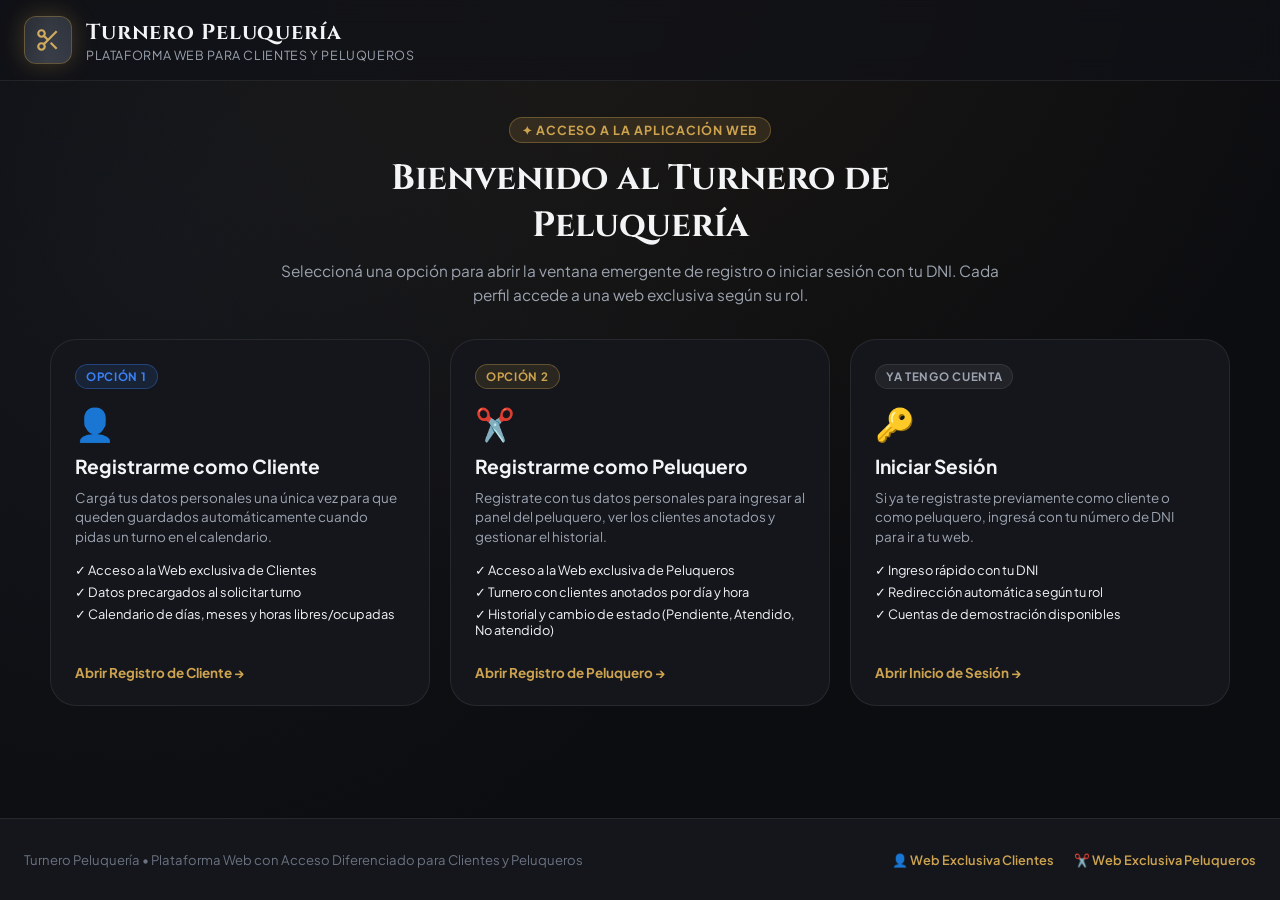
<file: index.html>
<!DOCTYPE html>
<html lang="es">
<head>
  <meta charset="UTF-8">
  <meta name="viewport" content="width=device-width, initial-scale=1.0">
  <title>Turnero Peluquería | Iniciar Sesión o Registrarse</title>
  <meta name="description" content="Aplicación web de turnos de peluquería. Registrate como cliente o como peluquero e ingresá a tu panel exclusivo.">
  <link rel="stylesheet" href="css/style.css">
  <link rel="icon" type="image/svg+xml" href="data:image/svg+xml,<svg xmlns='http://www.w3.org/2000/svg' viewBox='0 0 24 24' fill='%23cda34f'><circle cx='6' cy='6' r='3'/><circle cx='6' cy='18' r='3'/><line x1='20' y1='4' x2='8.12' y2='15.88'/><line x1='14.47' y1='14.48' x2='20' y2='20'/><line x1='8.12' y1='8.12' x2='12' y2='12'/></svg>">
</head>
<body class="auth-page-body">

  <!-- ==========================================================================
       HEADER SIMPLE DE BIENVENIDA
       ========================================================================== -->
  <header class="main-header">
    <div class="header-container">
      <div class="brand-wrapper">
        <div class="brand-icon-box">
          <svg width="26" height="26" viewBox="0 0 24 24" fill="none" stroke="currentColor" stroke-width="2"><circle cx="6" cy="6" r="3"/><circle cx="6" cy="18" r="3"/><line x1="20" y1="4" x2="8.12" y2="15.88"/><line x1="14.47" y1="14.48" x2="20" y2="20"/><line x1="8.12" y1="8.12" x2="12" y2="12"/></svg>
        </div>
        <div class="brand-info">
          <h1>Turnero Peluquería</h1>
          <p>Plataforma Web para Clientes y Peluqueros</p>
        </div>
      </div>

      <div class="header-actions" id="activeSessionBanner" style="display: none;">
        <!-- Se muestra si ya hay sesión iniciada -->
      </div>
    </div>
  </header>

  <!-- ==========================================================================
       PORTAL DE INICIO DE SESIÓN Y REGISTRO (CLIENTE / PELUQUERO)
       ========================================================================== -->
  <main class="auth-portal-main">
    <div class="auth-portal-container">

      <!-- Encabezado de Bienvenida -->
      <div class="auth-hero-header">
        <span class="hero-badge">✦ Acceso a la Aplicación Web</span>
        <h2 class="auth-main-title">Bienvenido al Turnero de Peluquería</h2>
        <p class="auth-main-subtitle">
          Seleccioná una opción para abrir la ventana emergente de registro o iniciar sesión con tu DNI.
          Cada perfil accede a una web exclusiva según su rol.
        </p>
      </div>

      <!-- Selector Principal de Modo: al hacer clic abre el Pop-up Modal -->
      <div class="auth-role-cards-grid" id="roleSelectorCards">
        <!-- OPCIÓN 1: REGISTRARSE COMO CLIENTE -->
        <div class="auth-role-card" data-auth-mode="register-cliente" id="cardRoleCliente">
          <div class="role-card-badge">Opción 1</div>
          <div class="role-card-icon">👤</div>
          <h3>Registrarme como Cliente</h3>
          <p>
            Cargá tus datos personales una única vez para que queden guardados automáticamente cuando pidas un turno en el calendario.
          </p>
          <ul class="role-card-features">
            <li>✓ Acceso a la Web exclusiva de Clientes</li>
            <li>✓ Datos precargados al solicitar turno</li>
            <li>✓ Calendario de días, meses y horas libres/ocupadas</li>
          </ul>
          <span class="role-card-cta">Abrir Registro de Cliente →</span>
        </div>

        <!-- OPCIÓN 2: REGISTRARSE COMO PELUQUERO -->
        <div class="auth-role-card" data-auth-mode="register-peluquero" id="cardRolePeluquero">
          <div class="role-card-badge gold">Opción 2</div>
          <div class="role-card-icon">✂️</div>
          <h3>Registrarme como Peluquero</h3>
          <p>
            Registrate con tus datos personales para ingresar al panel del peluquero, ver los clientes anotados y gestionar el historial.
          </p>
          <ul class="role-card-features">
            <li>✓ Acceso a la Web exclusiva de Peluqueros</li>
            <li>✓ Turnero con clientes anotados por día y hora</li>
            <li>✓ Historial y cambio de estado (Pendiente, Atendido, No atendido)</li>
          </ul>
          <span class="role-card-cta">Abrir Registro de Peluquero →</span>
        </div>

        <!-- OPCIÓN 3: INICIAR SESIÓN (YA REGISTRADO) -->
        <div class="auth-role-card" data-auth-mode="login" id="cardRoleLogin">
          <div class="role-card-badge subtle">Ya tengo cuenta</div>
          <div class="role-card-icon">🔑</div>
          <h3>Iniciar Sesión</h3>
          <p>
            Si ya te registraste previamente como cliente o como peluquero, ingresá con tu número de DNI para ir a tu web.
          </p>
          <ul class="role-card-features">
            <li>✓ Ingreso rápido con tu DNI</li>
            <li>✓ Redirección automática según tu rol</li>
            <li>✓ Cuentas de demostración disponibles</li>
          </ul>
          <span class="role-card-cta">Abrir Inicio de Sesión →</span>
        </div>
      </div>

    </div>
  </main>

  <!-- ==========================================================================
       POP-UP MODAL DE REGISTRO E INICIO DE SESIÓN
       ========================================================================== -->
  <div class="modal-backdrop" id="authPopupModal">
    <div class="modal-container auth-modal-container">
      <div class="modal-header">
        <h3 id="authModalTitle">Acceso al Turnero</h3>
        <button type="button" class="btn-close-modal" id="btnCloseAuthModal" title="Cerrar">✕</button>
      </div>

      <div class="modal-body">

        <!-- FORMULARIO 1: REGISTRO DE CLIENTE -->
        <form id="formRegisterCliente" class="auth-form-section">
          <div class="auth-form-header">
            <div class="auth-form-icon">👤</div>
            <div>
              <h3>Registro de Cliente</h3>
              <p>Estos datos quedarán guardados en la web para cuando solicites un turno.</p>
            </div>
          </div>

          <div class="auth-fields-grid">
            <div class="form-group">
              <label for="cliFullName">Nombre y Apellido <span class="required">*</span></label>
              <div class="form-input-wrap">
                <input type="text" id="cliFullName" placeholder="Ej: Juan Ignacio Morales" required>
              </div>
            </div>

            <div class="form-group">
              <label for="cliBirthDate">Fecha de Nacimiento <span class="required">*</span></label>
              <div class="form-input-wrap">
                <input type="date" id="cliBirthDate" required>
              </div>
            </div>

            <div class="form-group">
              <label for="cliDni">DNI <span class="required">*</span></label>
              <div class="form-input-wrap">
                <input type="text" id="cliDni" placeholder="Ej: 40123456" inputmode="numeric" required>
              </div>
            </div>

            <div class="form-group">
              <label for="cliPhone">Número de Teléfono <span class="required">*</span></label>
              <div class="form-input-wrap">
                <input type="tel" id="cliPhone" placeholder="Ej: +54 9 11 4589-2311" required>
              </div>
            </div>
          </div>

          <div id="cliErrorMsg" class="auth-error-box" style="display: none;"></div>

          <div class="auth-form-footer">
            <div class="auth-info-note">
              <span>🔒 Al registrarte ingresarás directamente a la <strong>Web de Clientes</strong> con tus datos cargados.</span>
            </div>
            <button type="submit" class="btn-confirm-booking auth-submit-btn">
              <span>Registrarme como Cliente e Ingresar</span>
              <svg width="18" height="18" viewBox="0 0 24 24" fill="none" stroke="currentColor" stroke-width="2.5"><polyline points="9 18 15 12 9 6"/></svg>
            </button>
          </div>
        </form>

        <!-- FORMULARIO 2: REGISTRO DE PELUQUERO -->
        <form id="formRegisterPeluquero" class="auth-form-section">
          <div class="auth-form-header">
            <div class="auth-form-icon gold">✂️</div>
            <div>
              <h3>Registro de Peluquero</h3>
              <p>Completá tus datos personales para acceder a la gestión de turnos e historial.</p>
            </div>
          </div>

          <div class="auth-fields-grid">
            <div class="form-group">
              <label for="barFullName">Nombre y Apellido <span class="required">*</span></label>
              <div class="form-input-wrap">
                <input type="text" id="barFullName" placeholder="Ej: Nicolás Lombardo" required>
              </div>
            </div>

            <div class="form-group">
              <label for="barBirthDate">Fecha de Nacimiento <span class="required">*</span></label>
              <div class="form-input-wrap">
                <input type="date" id="barBirthDate" required>
              </div>
            </div>

            <div class="form-group">
              <label for="barDni">DNI <span class="required">*</span></label>
              <div class="form-input-wrap">
                <input type="text" id="barDni" placeholder="Ej: 35112890" inputmode="numeric" required>
              </div>
            </div>

            <div class="form-group">
              <label for="barPhone">Número de Teléfono <span class="required">*</span></label>
              <div class="form-input-wrap">
                <input type="tel" id="barPhone" placeholder="Ej: +54 9 11 6789-4321" required>
              </div>
            </div>
          </div>

          <div id="barErrorMsg" class="auth-error-box" style="display: none;"></div>

          <div class="auth-form-footer">
            <div class="auth-info-note">
              <span>💈 Al registrarte ingresarás directamente a la <strong>Web de Peluqueros</strong>.</span>
            </div>
            <button type="submit" class="btn-confirm-booking auth-submit-btn">
              <span>Registrarme como Peluquero e Ingresar</span>
              <svg width="18" height="18" viewBox="0 0 24 24" fill="none" stroke="currentColor" stroke-width="2.5"><polyline points="9 18 15 12 9 6"/></svg>
            </button>
          </div>
        </form>

        <!-- FORMULARIO 3: INICIAR SESIÓN -->
        <form id="formLogin" class="auth-form-section">
          <div class="auth-form-header">
            <div class="auth-form-icon">🔑</div>
            <div>
              <h3>Iniciar Sesión</h3>
              <p>Ingresá tu DNI y seleccioná tu perfil para entrar a tu web correspondiente.</p>
            </div>
          </div>

          <div class="auth-fields-grid">
            <div class="form-group">
              <label for="loginDni">Número de DNI <span class="required">*</span></label>
              <div class="form-input-wrap">
                <input type="text" id="loginDni" placeholder="Ingresá tu DNI sin puntos" inputmode="numeric" required>
              </div>
            </div>

            <div class="form-group">
              <label for="loginRole">Ingresar como</label>
              <div class="form-input-wrap">
                <select id="loginRole" class="auth-select">
                  <option value="">Detectar automáticamente por DNI</option>
                  <option value="cliente">👤 Cliente (Web de Clientes)</option>
                  <option value="peluquero">✂️ Peluquero (Web de Peluqueros)</option>
                </select>
              </div>
            </div>
          </div>

          <div id="loginErrorMsg" class="auth-error-box" style="display: none;"></div>

          <div class="auth-form-footer">
            <button type="submit" class="btn-confirm-booking auth-submit-btn">
              <span>Iniciar Sesión</span>
              <svg width="18" height="18" viewBox="0 0 24 24" fill="none" stroke="currentColor" stroke-width="2.5"><polyline points="9 18 15 12 9 6"/></svg>
            </button>
          </div>

          <!-- Accesos directos a cuentas registradas / demo -->
          <div class="quick-demo-accounts">
            <div class="quick-demo-title">Cuentas registradas para prueba rápida (1 clic):</div>
            <div class="quick-demo-buttons" id="registeredUsersQuickList">
              <!-- Poblado dinámicamente desde auth-store.js -->
            </div>
          </div>
        </form>

      </div>
    </div>
  </div>

  <footer class="app-footer">
    <div class="footer-inner">
      <div class="footer-copy">
        Turnero Peluquería • Plataforma Web con Acceso Diferenciado para Clientes y Peluqueros
      </div>
      <div class="footer-specs">
        <span>👤 Web Exclusiva Clientes</span>
        <span>✂️ Web Exclusiva Peluqueros</span>
      </div>
    </div>
  </footer>

  <script src="js/auth-store.js"></script>
  <script src="js/auth-page.js"></script>
</body>
</html>
</file>
<file: css/style.css>
/* ==========================================================================
   BARBERPRO STUDIO - DESIGN SYSTEM & LUXURY AESTHETICS
   ========================================================================== */

@import url('https://fonts.googleapis.com/css2?family=Cinzel:wght@500;600;700;800&family=Plus+Jakarta+Sans:wght@300;400;500;600;700;800&family=JetBrains+Mono:wght@400;500;700&display=swap');

:root {
  /* Color Palette - Gold Luxury Theme (Default) */
  --primary: #cda34f;
  --primary-hover: #dfb765;
  --primary-active: #b58d3b;
  --primary-glow: rgba(205, 163, 79, 0.28);
  --primary-subtle: rgba(205, 163, 79, 0.12);
  --primary-border: rgba(205, 163, 79, 0.35);

  --bg-main: #0c0d10;
  --bg-surface: #14161c;
  --bg-surface-elevated: #1a1e26;
  --bg-surface-glass: rgba(20, 22, 28, 0.82);
  --bg-overlay: rgba(8, 9, 12, 0.88);
  
  --border-subtle: rgba(255, 255, 255, 0.08);
  --border-strong: rgba(255, 255, 255, 0.16);
  --border-gold: rgba(205, 163, 79, 0.4);

  --text-main: #f3f4f6;
  --text-muted: #9ca3af;
  --text-faint: #6b7280;
  --text-inverse: #0c0d10;

  /* State Colors */
  --success: #10b981;
  --success-glow: rgba(16, 185, 129, 0.25);
  --success-bg: rgba(16, 185, 129, 0.12);
  --warning: #f59e0b;
  --warning-glow: rgba(245, 158, 11, 0.25);
  --warning-bg: rgba(245, 158, 11, 0.12);
  --danger: #ef4444;
  --danger-glow: rgba(239, 68, 68, 0.25);
  --danger-bg: rgba(239, 68, 68, 0.12);
  --info: #3b82f6;
  --info-glow: rgba(59, 130, 246, 0.25);
  --info-bg: rgba(59, 130, 246, 0.12);

  /* Typography */
  --font-heading: 'Cinzel', serif;
  --font-body: 'Plus Jakarta Sans', sans-serif;
  --font-mono: 'JetBrains Mono', monospace;

  /* Elevation & Shadows */
  --shadow-sm: 0 2px 8px rgba(0, 0, 0, 0.35);
  --shadow-md: 0 8px 24px rgba(0, 0, 0, 0.45);
  --shadow-lg: 0 16px 40px rgba(0, 0, 0, 0.6);
  --shadow-glow: 0 0 25px var(--primary-glow);

  /* Transitions & Border Radius */
  --radius-sm: 6px;
  --radius-md: 12px;
  --radius-lg: 18px;
  --radius-xl: 26px;
  --radius-full: 9999px;
  --transition-fast: 0.18s cubic-bezier(0.4, 0, 0.2, 1);
  --transition-normal: 0.3s cubic-bezier(0.4, 0, 0.2, 1);
  --transition-bounce: 0.4s cubic-bezier(0.34, 1.56, 0.64, 1);
}

/* Theme presets for live sales pitching */
[data-theme="ruby"] {
  --primary: #e0474c;
  --primary-hover: #f1585d;
  --primary-active: #c53439;
  --primary-glow: rgba(224, 71, 76, 0.28);
  --primary-subtle: rgba(224, 71, 76, 0.12);
  --primary-border: rgba(224, 71, 76, 0.35);
}

[data-theme="emerald"] {
  --primary: #10b981;
  --primary-hover: #26cb94;
  --primary-active: #059669;
  --primary-glow: rgba(16, 185, 129, 0.28);
  --primary-subtle: rgba(16, 185, 129, 0.12);
  --primary-border: rgba(16, 185, 129, 0.35);
}

[data-theme="royal"] {
  --primary: #3b82f6;
  --primary-hover: #60a5fa;
  --primary-active: #2563eb;
  --primary-glow: rgba(59, 130, 246, 0.28);
  --primary-subtle: rgba(59, 130, 246, 0.12);
  --primary-border: rgba(59, 130, 246, 0.35);
}

[data-theme="amber"] {
  --primary: #f59e0b;
  --primary-hover: #fbbf24;
  --primary-active: #d97706;
  --primary-glow: rgba(245, 158, 11, 0.28);
  --primary-subtle: rgba(245, 158, 11, 0.12);
  --primary-border: rgba(245, 158, 11, 0.35);
}

/* Global Reset */
*, *::before, *::after {
  box-sizing: border-box;
  margin: 0;
  padding: 0;
}

html {
  scroll-behavior: smooth;
  font-size: 16px;
  background-color: var(--bg-main);
  color: var(--text-main);
  font-family: var(--font-body);
  -webkit-font-smoothing: antialiased;
}

body {
  min-height: 100vh;
  display: flex;
  flex-direction: column;
  background: radial-gradient(circle at 50% -10%, rgba(205, 163, 79, 0.08) 0%, transparent 60%),
              radial-gradient(circle at 10% 30%, rgba(30, 35, 45, 0.4) 0%, transparent 50%),
              var(--bg-main);
  background-attachment: fixed;
  overflow-x: hidden;
}

/* Scrollbar */
::-webkit-scrollbar {
  width: 8px;
  height: 8px;
}
::-webkit-scrollbar-track {
  background: var(--bg-main);
}
::-webkit-scrollbar-thumb {
  background: var(--bg-surface-elevated);
  border-radius: var(--radius-full);
  border: 2px solid var(--bg-main);
}
::-webkit-scrollbar-thumb:hover {
  background: var(--primary);
}

/* ==========================================================================
   NAVIGATION TABS BAR (HEADER)
   ========================================================================== */
.nav-tabs-bar {
  display: flex;
  background: var(--bg-surface);
  padding: 4px;
  border-radius: var(--radius-full);
  border: 1px solid var(--border-subtle);
  gap: 4px;
}

.nav-tab-btn {
  background: transparent;
  border: none;
  color: var(--text-muted);
  padding: 8px 18px;
  border-radius: var(--radius-full);
  font-size: 0.85rem;
  font-weight: 600;
  cursor: pointer;
  display: flex;
  align-items: center;
  gap: 8px;
  transition: var(--transition-fast);
}

.nav-tab-btn:hover {
  color: var(--text-main);
  background: rgba(255, 255, 255, 0.05);
}

.nav-tab-btn.active {
  background: var(--primary);
  color: var(--text-inverse);
  box-shadow: 0 2px 12px var(--primary-glow);
}

.nav-tab-btn .badge-count {
  background: var(--danger);
  color: #fff;
  font-size: 0.7rem;
  padding: 1px 6px;
  border-radius: var(--radius-full);
  font-weight: 700;
}

/* Tools Strip Banner */
.tools-strip-wrap {
  max-width: 1400px;
  margin: 20px auto 0;
  padding: 0 24px;
}

.tools-strip {
  background: var(--bg-surface);
  border: 1px solid var(--border-subtle);
  border-radius: var(--radius-lg);
  padding: 16px 24px;
  display: flex;
  align-items: center;
  justify-content: space-between;
  gap: 20px;
  flex-wrap: wrap;
  box-shadow: var(--shadow-sm);
}

.tools-info {
  display: flex;
  align-items: center;
  gap: 16px;
}

.tools-thumb {
  width: 76px;
  height: 52px;
  object-fit: cover;
  border-radius: var(--radius-sm);
  border: 1px solid var(--border-gold);
}

.tools-info h4 {
  font-size: 0.95rem;
  font-weight: 700;
  color: var(--text-main);
}

.tools-info p {
  font-size: 0.8rem;
  color: var(--text-muted);
}

.tools-badges {
  display: flex;
  gap: 14px;
  font-size: 0.8rem;
  color: var(--primary);
  font-weight: 700;
  flex-wrap: wrap;
}

.btn-table-assign {
  background: var(--primary-subtle);
  border: 1px solid var(--primary-border);
  color: var(--primary);
  padding: 5px 12px;
  border-radius: var(--radius-full);
  font-size: 0.78rem;
  font-weight: 700;
  cursor: pointer;
  transition: var(--transition-fast);
}

.btn-table-assign:hover {
  background: var(--primary);
  color: var(--text-inverse);
  box-shadow: 0 2px 10px var(--primary-glow);
}

.btn-nav-action {
  background: var(--bg-surface-elevated);
  border: 1px solid var(--border-subtle);
  color: var(--text-main);
  padding: 8px 16px;
  border-radius: var(--radius-md);
  font-size: 0.85rem;
  font-weight: 600;
  cursor: pointer;
  transition: var(--transition-fast);
}

.btn-nav-action:hover {
  border-color: var(--border-strong);
}

.footer-specs {
  display: flex;
  align-items: center;
  gap: 20px;
  font-size: 0.8rem;
  color: var(--primary);
  font-weight: 600;
  flex-wrap: wrap;
}

/* ==========================================================================
   MAIN APP HEADER
   ========================================================================== */
.main-header {
  border-bottom: 1px solid var(--border-subtle);
  background: rgba(16, 18, 24, 0.7);
  backdrop-filter: blur(12px);
}

.header-container {
  max-width: 1440px;
  margin: 0 auto;
  padding: 16px 24px;
  display: flex;
  align-items: center;
  justify-content: space-between;
  gap: 20px;
}

.brand-wrapper {
  display: flex;
  align-items: center;
  gap: 14px;
  text-decoration: none;
  cursor: pointer;
}

.brand-icon-box {
  width: 48px;
  height: 48px;
  background: linear-gradient(135deg, var(--bg-surface-elevated), #262c38);
  border: 1px solid var(--border-gold);
  border-radius: var(--radius-md);
  display: flex;
  align-items: center;
  justify-content: center;
  color: var(--primary);
  box-shadow: var(--shadow-glow);
  position: relative;
  overflow: hidden;
}

.brand-icon-box::after {
  content: '';
  position: absolute;
  top: -50%;
  left: -50%;
  width: 200%;
  height: 200%;
  background: linear-gradient(45deg, transparent, rgba(255,255,255,0.1), transparent);
  transform: rotate(45deg);
  animation: shine-badge 5s infinite;
}

@keyframes shine-badge {
  0%, 100% { transform: translateY(-100%) rotate(45deg); }
  50% { transform: translateY(100%) rotate(45deg); }
}

.brand-info h1 {
  font-family: var(--font-heading);
  font-size: 1.35rem;
  font-weight: 700;
  letter-spacing: 0.04em;
  color: var(--text-main);
  display: flex;
  align-items: center;
  gap: 8px;
}

.brand-info h1 span.salon-name-display {
  color: var(--primary);
}

.brand-info p {
  font-size: 0.78rem;
  color: var(--text-muted);
  letter-spacing: 0.05em;
  text-transform: uppercase;
}

.header-actions {
  display: flex;
  align-items: center;
  gap: 12px;
}

.header-status-pill {
  display: flex;
  align-items: center;
  gap: 8px;
  background: var(--bg-surface);
  border: 1px solid var(--border-subtle);
  padding: 6px 14px;
  border-radius: var(--radius-full);
  font-size: 0.8rem;
  color: var(--text-muted);
}

.header-status-pill .status-icon {
  width: 8px;
  height: 8px;
  border-radius: 50%;
  background-color: var(--success);
  box-shadow: 0 0 8px var(--success);
}

.btn-pitch-guide {
  background: var(--bg-surface-elevated);
  border: 1px solid var(--border-strong);
  color: var(--text-main);
  padding: 8px 16px;
  border-radius: var(--radius-full);
  font-size: 0.82rem;
  font-weight: 600;
  cursor: pointer;
  display: flex;
  align-items: center;
  gap: 8px;
  transition: var(--transition-fast);
}

.btn-pitch-guide:hover {
  border-color: var(--primary);
  color: var(--primary);
  box-shadow: var(--shadow-glow);
}

/* ==========================================================================
   VIEW CONTAINERS
   ========================================================================== */
.view-section {
  display: none;
  animation: fadeIn 0.3s ease;
  flex: 1;
}

.view-section.active {
  display: block;
}

@keyframes fadeIn {
  from { opacity: 0; transform: translateY(6px); }
  to { opacity: 1; transform: translateY(0); }
}

/* ==========================================================================
   VISTA 1: CLIENT BOOKING EXPERIENCE
   ========================================================================== */
.booking-hero {
  position: relative;
  border-radius: var(--radius-xl);
  margin: 24px auto 0;
  max-width: 1400px;
  overflow: hidden;
  box-shadow: var(--shadow-lg);
  border: 1px solid var(--border-subtle);
}

.hero-backdrop {
  height: 380px;
  background-size: cover;
  background-position: center 40%;
  position: relative;
  display: flex;
  align-items: flex-end;
}

.hero-overlay {
  position: absolute;
  inset: 0;
  background: linear-gradient(180deg, rgba(12, 13, 16, 0.3) 0%, rgba(12, 13, 16, 0.95) 100%);
}

.hero-content {
  position: relative;
  z-index: 2;
  padding: 36px 40px;
  width: 100%;
  display: flex;
  justify-content: space-between;
  align-items: flex-end;
  gap: 24px;
  flex-wrap: wrap;
}

.hero-text-block {
  max-width: 650px;
}

.hero-badge {
  display: inline-flex;
  align-items: center;
  gap: 8px;
  background: rgba(205, 163, 79, 0.15);
  border: 1px solid var(--primary-border);
  color: var(--primary);
  font-size: 0.78rem;
  font-weight: 700;
  letter-spacing: 0.08em;
  text-transform: uppercase;
  padding: 4px 12px;
  border-radius: var(--radius-full);
  margin-bottom: 12px;
  backdrop-filter: blur(6px);
}

.hero-title {
  font-family: var(--font-heading);
  font-size: 2.5rem;
  font-weight: 700;
  color: #fff;
  line-height: 1.15;
  margin-bottom: 10px;
  text-shadow: 0 2px 10px rgba(0, 0, 0, 0.8);
}

.hero-title span {
  color: var(--primary);
}

.hero-subtitle {
  color: #d1d5db;
  font-size: 1.05rem;
  line-height: 1.5;
  margin-bottom: 14px;
}

.hero-salon-specs {
  display: flex;
  align-items: center;
  gap: 20px;
  flex-wrap: wrap;
}

.spec-item {
  display: flex;
  align-items: center;
  gap: 8px;
  color: #9ca3af;
  font-size: 0.85rem;
}

.spec-item svg {
  color: var(--primary);
}

.hero-cta-quick {
  background: rgba(20, 22, 28, 0.85);
  backdrop-filter: blur(12px);
  border: 1px solid var(--border-gold);
  border-radius: var(--radius-lg);
  padding: 20px 24px;
  display: flex;
  flex-direction: column;
  align-items: center;
  gap: 12px;
  box-shadow: var(--shadow-glow);
}

.quick-rating {
  display: flex;
  align-items: center;
  gap: 6px;
  color: #fbbf24;
  font-size: 0.95rem;
  font-weight: 700;
}

.quick-rating span {
  color: var(--text-muted);
  font-size: 0.8rem;
  font-weight: 400;
}

.btn-book-hero {
  background: linear-gradient(135deg, var(--primary), var(--primary-hover));
  color: var(--text-inverse);
  font-weight: 700;
  border: none;
  padding: 12px 28px;
  border-radius: var(--radius-full);
  font-size: 0.95rem;
  cursor: pointer;
  display: flex;
  align-items: center;
  gap: 10px;
  box-shadow: 0 4px 18px var(--primary-glow);
  transition: var(--transition-fast);
}

.btn-book-hero:hover {
  transform: translateY(-2px);
  box-shadow: 0 6px 24px var(--primary-glow);
}

/* Booking Step-by-Step Flow */
.booking-flow-container {
  max-width: 1400px;
  margin: 32px auto 60px;
  padding: 0 24px;
  display: grid;
  grid-template-columns: 1fr 380px;
  gap: 32px;
}

@media (max-width: 1024px) {
  .booking-flow-container {
    grid-template-columns: 1fr;
  }
}

.booking-steps-column {
  display: flex;
  flex-direction: column;
  gap: 32px;
}

.step-card {
  background: var(--bg-surface);
  border: 1px solid var(--border-subtle);
  border-radius: var(--radius-xl);
  padding: 28px;
  box-shadow: var(--shadow-md);
  position: relative;
  transition: var(--transition-normal);
}

.step-card:hover {
  border-color: rgba(255, 255, 255, 0.12);
}

.step-header {
  display: flex;
  align-items: center;
  justify-content: space-between;
  margin-bottom: 24px;
  padding-bottom: 16px;
  border-bottom: 1px solid var(--border-subtle);
}

.step-title-wrap {
  display: flex;
  align-items: center;
  gap: 14px;
}

.step-number {
  width: 38px;
  height: 38px;
  border-radius: 50%;
  background: var(--primary-subtle);
  border: 1px solid var(--primary-border);
  color: var(--primary);
  font-family: var(--font-heading);
  font-size: 1.1rem;
  font-weight: 700;
  display: flex;
  align-items: center;
  justify-content: center;
}

.step-title-wrap h3 {
  font-size: 1.25rem;
  font-weight: 700;
  color: var(--text-main);
  letter-spacing: -0.01em;
}

.step-subtitle {
  font-size: 0.85rem;
  color: var(--text-muted);
}

/* Services Grid */
.services-grid {
  display: grid;
  grid-template-columns: repeat(auto-fit, minmax(280px, 1fr));
  gap: 16px;
}

.service-card {
  background: var(--bg-surface-elevated);
  border: 1px solid var(--border-subtle);
  border-radius: var(--radius-lg);
  padding: 20px;
  cursor: pointer;
  transition: var(--transition-normal);
  display: flex;
  flex-direction: column;
  justify-content: space-between;
  position: relative;
  overflow: hidden;
}

.service-card:hover {
  transform: translateY(-3px);
  border-color: var(--primary-border);
  box-shadow: var(--shadow-sm);
}

.service-card.selected {
  border-color: var(--primary);
  background: linear-gradient(145deg, rgba(205, 163, 79, 0.08), var(--bg-surface-elevated));
  box-shadow: var(--shadow-glow);
}

.service-card.selected::after {
  content: '✓';
  position: absolute;
  top: 14px;
  right: 14px;
  width: 24px;
  height: 24px;
  background: var(--primary);
  color: var(--text-inverse);
  border-radius: 50%;
  display: flex;
  align-items: center;
  justify-content: center;
  font-size: 0.8rem;
  font-weight: 800;
}

.service-icon-row {
  display: flex;
  align-items: center;
  justify-content: space-between;
  margin-bottom: 12px;
}

.service-icon {
  width: 42px;
  height: 42px;
  border-radius: var(--radius-md);
  background: var(--primary-subtle);
  color: var(--primary);
  display: flex;
  align-items: center;
  justify-content: center;
}

.service-badge {
  font-size: 0.7rem;
  font-weight: 700;
  text-transform: uppercase;
  padding: 3px 8px;
  border-radius: var(--radius-full);
  background: rgba(255, 255, 255, 0.06);
  color: var(--text-muted);
}

.service-badge.popular {
  background: var(--primary-subtle);
  color: var(--primary);
  border: 1px solid var(--primary-border);
}

.service-name {
  font-size: 1.05rem;
  font-weight: 700;
  margin-bottom: 6px;
  color: var(--text-main);
}

.service-desc {
  font-size: 0.82rem;
  color: var(--text-muted);
  line-height: 1.45;
  margin-bottom: 16px;
}

.service-meta {
  display: flex;
  align-items: center;
  justify-content: space-between;
  padding-top: 12px;
  border-top: 1px solid var(--border-subtle);
}

.service-duration {
  font-size: 0.8rem;
  color: var(--text-faint);
  display: flex;
  align-items: center;
  gap: 6px;
}

.service-price {
  font-size: 1.2rem;
  font-weight: 800;
  color: var(--primary);
  font-family: var(--font-mono);
}

/* Specialists / Barbers Grid */
.barbers-grid {
  display: grid;
  grid-template-columns: repeat(auto-fit, minmax(210px, 1fr));
  gap: 16px;
}

.barber-card {
  background: var(--bg-surface-elevated);
  border: 1px solid var(--border-subtle);
  border-radius: var(--radius-lg);
  padding: 16px;
  cursor: pointer;
  transition: var(--transition-normal);
  text-align: center;
  position: relative;
}

.barber-card:hover {
  transform: translateY(-3px);
  border-color: var(--primary-border);
}

.barber-card.selected {
  border-color: var(--primary);
  background: linear-gradient(145deg, rgba(205, 163, 79, 0.08), var(--bg-surface-elevated));
  box-shadow: var(--shadow-glow);
}

.barber-avatar-wrap {
  width: 84px;
  height: 84px;
  margin: 0 auto 12px;
  border-radius: 50%;
  overflow: hidden;
  border: 2px solid var(--border-strong);
  position: relative;
}

.barber-card.selected .barber-avatar-wrap {
  border-color: var(--primary);
  box-shadow: 0 0 14px var(--primary-glow);
}

.barber-avatar-wrap img {
  width: 100%;
  height: 100%;
  object-fit: cover;
}

.barber-avatar-placeholder {
  width: 100%;
  height: 100%;
  background: #232834;
  display: flex;
  align-items: center;
  justify-content: center;
  color: var(--primary);
  font-size: 1.8rem;
}

.barber-name {
  font-weight: 700;
  font-size: 0.98rem;
  margin-bottom: 4px;
}

.barber-role {
  font-size: 0.78rem;
  color: var(--primary);
  margin-bottom: 8px;
}

.barber-status-indicator {
  display: inline-flex;
  align-items: center;
  gap: 6px;
  font-size: 0.72rem;
  color: var(--success);
  background: var(--success-bg);
  padding: 2px 8px;
  border-radius: var(--radius-full);
}

.barber-status-indicator::before {
  content: '';
  width: 6px;
  height: 6px;
  border-radius: 50%;
  background: var(--success);
}

/* ==========================================================================
   CALENDAR & TIME SLOT ENGINE (DÍA, MES, AÑO + TURNOS)
   ========================================================================== */
.calendar-time-layout {
  display: grid;
  grid-template-columns: 360px 1fr;
  gap: 24px;
}

@media (max-width: 900px) {
  .calendar-time-layout {
    grid-template-columns: 1fr;
  }
}

.calendar-widget {
  background: var(--bg-surface-elevated);
  border: 1px solid var(--border-subtle);
  border-radius: var(--radius-lg);
  padding: 20px;
}

.calendar-nav-bar {
  display: flex;
  align-items: center;
  justify-content: space-between;
  margin-bottom: 18px;
}

.cal-month-year {
  font-family: var(--font-heading);
  font-weight: 700;
  font-size: 1.15rem;
  color: var(--text-main);
  text-transform: capitalize;
}

.calendar-controls {
  display: flex;
  align-items: center;
  gap: 6px;
}

.cal-nav-btn {
  background: var(--bg-surface);
  border: 1px solid var(--border-subtle);
  color: var(--text-main);
  width: 32px;
  height: 32px;
  border-radius: var(--radius-sm);
  display: flex;
  align-items: center;
  justify-content: center;
  cursor: pointer;
  transition: var(--transition-fast);
}

.cal-nav-btn:hover {
  background: var(--primary-subtle);
  color: var(--primary);
  border-color: var(--primary-border);
}

.calendar-weekdays {
  display: grid;
  grid-template-columns: repeat(7, 1fr);
  text-align: center;
  font-size: 0.75rem;
  font-weight: 700;
  color: var(--text-faint);
  margin-bottom: 10px;
  text-transform: uppercase;
  letter-spacing: 0.05em;
}

.calendar-grid-days {
  display: grid;
  grid-template-columns: repeat(7, 1fr);
  gap: 6px;
}

.cal-day-cell {
  aspect-ratio: 1;
  display: flex;
  flex-direction: column;
  align-items: center;
  justify-content: center;
  border-radius: var(--radius-md);
  font-size: 0.88rem;
  font-weight: 600;
  background: rgba(255, 255, 255, 0.02);
  border: 1px solid transparent;
  cursor: pointer;
  position: relative;
  transition: var(--transition-fast);
}

.cal-day-cell:hover:not(.disabled) {
  background: rgba(255, 255, 255, 0.08);
  border-color: var(--border-strong);
}

.cal-day-cell.selected {
  background: var(--primary) !important;
  color: var(--text-inverse) !important;
  font-weight: 800;
  box-shadow: 0 4px 14px var(--primary-glow);
}

.cal-day-cell.today:not(.selected) {
  border-color: var(--primary);
  color: var(--primary);
}

.cal-day-cell.disabled {
  opacity: 0.22;
  cursor: not-allowed;
  background: transparent;
}

.cal-day-cell .dot-indicator {
  width: 4px;
  height: 4px;
  border-radius: 50%;
  margin-top: 3px;
}

.cal-day-cell .dot-indicator.avail { background: var(--success); }
.cal-day-cell .dot-indicator.low { background: var(--warning); }
.cal-day-cell .dot-indicator.none { background: var(--danger); }

.calendar-legend {
  display: flex;
  align-items: center;
  justify-content: center;
  gap: 16px;
  margin-top: 18px;
  padding-top: 14px;
  border-top: 1px solid var(--border-subtle);
  font-size: 0.75rem;
  color: var(--text-muted);
}

.legend-item {
  display: flex;
  align-items: center;
  gap: 6px;
}

.legend-dot {
  width: 8px;
  height: 8px;
  border-radius: 50%;
}
.legend-dot.avail { background: var(--success); }
.legend-dot.busy { background: #4b5563; }
.legend-dot.selected { background: var(--primary); }

/* Time Slots Panel */
.time-slots-panel {
  background: var(--bg-surface-elevated);
  border: 1px solid var(--border-subtle);
  border-radius: var(--radius-lg);
  padding: 20px;
  display: flex;
  flex-direction: column;
}

.slots-header-info {
  display: flex;
  align-items: center;
  justify-content: space-between;
  margin-bottom: 18px;
  padding-bottom: 14px;
  border-bottom: 1px solid var(--border-subtle);
}

.selected-date-preview {
  display: flex;
  align-items: center;
  gap: 10px;
}

.selected-date-preview svg {
  color: var(--primary);
}

.selected-date-preview h4 {
  font-size: 1rem;
  font-weight: 700;
  text-transform: capitalize;
}

.slot-availability-count {
  font-size: 0.8rem;
  color: var(--success);
  background: var(--success-bg);
  padding: 4px 10px;
  border-radius: var(--radius-full);
  font-weight: 600;
}

.slots-group-container {
  display: flex;
  flex-direction: column;
  gap: 18px;
  overflow-y: auto;
  max-height: 380px;
  padding-right: 6px;
}

.slot-group-title {
  font-size: 0.8rem;
  font-weight: 700;
  text-transform: uppercase;
  letter-spacing: 0.06em;
  color: var(--text-faint);
  display: flex;
  align-items: center;
  gap: 8px;
  margin-bottom: 8px;
}

.slots-grid {
  display: grid;
  grid-template-columns: repeat(auto-fill, minmax(100px, 1fr));
  gap: 8px;
}

.time-slot-btn {
  background: var(--bg-surface);
  border: 1px solid var(--border-subtle);
  color: var(--text-main);
  padding: 10px 8px;
  border-radius: var(--radius-md);
  font-family: var(--font-mono);
  font-size: 0.88rem;
  font-weight: 600;
  cursor: pointer;
  transition: var(--transition-fast);
  text-align: center;
  position: relative;
  display: flex;
  flex-direction: column;
  align-items: center;
  gap: 3px;
}

.time-slot-btn:hover:not(.occupied) {
  border-color: var(--primary);
  background: rgba(205, 163, 79, 0.06);
  transform: translateY(-2px);
}

.time-slot-btn.selected {
  background: var(--primary);
  color: var(--text-inverse);
  border-color: var(--primary);
  font-weight: 800;
  box-shadow: 0 4px 14px var(--primary-glow);
}

.time-slot-btn.occupied {
  opacity: 0.38;
  cursor: not-allowed;
  background: rgba(255, 255, 255, 0.02);
  border-color: transparent;
  text-decoration: line-through;
}

.time-slot-btn .slot-status-label {
  font-family: var(--font-body);
  font-size: 0.65rem;
  text-transform: uppercase;
  font-weight: 700;
  letter-spacing: 0.05em;
}

.time-slot-btn.occupied .slot-status-label {
  color: var(--danger);
  text-decoration: none;
}

.time-slot-btn:not(.occupied):not(.selected) .slot-status-label {
  color: var(--success);
}

/* Step 4: Client Info Form */
.client-form-grid {
  display: grid;
  grid-template-columns: 1fr 1fr;
  gap: 16px;
}

@media (max-width: 640px) {
  .client-form-grid {
    grid-template-columns: 1fr;
  }
}

.form-group {
  display: flex;
  flex-direction: column;
  gap: 6px;
}

.form-group.full-width {
  grid-column: 1 / -1;
}

.form-group label {
  font-size: 0.82rem;
  font-weight: 600;
  color: var(--text-muted);
  display: flex;
  align-items: center;
  justify-content: space-between;
}

.form-group label span.required {
  color: var(--primary);
}

.form-input-wrap {
  position: relative;
  display: flex;
  align-items: center;
}

.form-input-wrap svg {
  position: absolute;
  left: 14px;
  color: var(--text-faint);
  pointer-events: none;
}

.form-input-wrap input,
.form-input-wrap textarea {
  width: 100%;
  background: var(--bg-surface-elevated);
  border: 1px solid var(--border-subtle);
  color: var(--text-main);
  padding: 12px 14px;
  border-radius: var(--radius-md);
  font-size: 0.9rem;
  font-family: var(--font-body);
  outline: none;
  transition: var(--transition-fast);
  color-scheme: dark;
}

.form-input-wrap svg + input {
  padding-left: 42px;
}

.form-input-wrap textarea {
  padding-left: 14px;
  resize: vertical;
  min-height: 80px;
}

.form-input-wrap input:focus,
.form-input-wrap textarea:focus {
  border-color: var(--primary);
  box-shadow: 0 0 12px var(--primary-glow);
}

.form-input-hint {
  font-size: 0.74rem;
  color: var(--text-faint);
}

/* Booking Summary Column (Sticky Sidebar) */
.booking-summary-sidebar {
  position: sticky;
  top: 110px;
  height: fit-content;
}

.summary-card {
  background: var(--bg-surface);
  border: 1px solid var(--border-gold);
  border-radius: var(--radius-xl);
  padding: 26px;
  box-shadow: var(--shadow-lg);
  position: relative;
  overflow: hidden;
}

.summary-card::before {
  content: '';
  position: absolute;
  top: 0;
  left: 0;
  right: 0;
  height: 4px;
  background: linear-gradient(90deg, var(--primary), var(--primary-hover));
}

.summary-title {
  font-family: var(--font-heading);
  font-size: 1.25rem;
  font-weight: 700;
  margin-bottom: 20px;
  display: flex;
  align-items: center;
  gap: 10px;
  color: var(--text-main);
}

.summary-rows {
  display: flex;
  flex-direction: column;
  gap: 14px;
  margin-bottom: 22px;
  padding-bottom: 20px;
  border-bottom: 1px solid var(--border-subtle);
}

.summary-row {
  display: flex;
  align-items: flex-start;
  justify-content: space-between;
  gap: 12px;
  font-size: 0.88rem;
}

.summary-label {
  color: var(--text-muted);
  display: flex;
  align-items: center;
  gap: 8px;
}

.summary-value {
  color: var(--text-main);
  font-weight: 700;
  text-align: right;
}

.summary-value.highlight {
  color: var(--primary);
}

.summary-total {
  display: flex;
  align-items: center;
  justify-content: space-between;
  margin-bottom: 22px;
}

.total-label {
  font-size: 1rem;
  font-weight: 700;
  color: var(--text-main);
}

.total-price {
  font-size: 1.6rem;
  font-weight: 800;
  color: var(--primary);
  font-family: var(--font-mono);
}

.btn-confirm-booking {
  width: 100%;
  background: linear-gradient(135deg, var(--primary), var(--primary-hover));
  color: var(--text-inverse);
  border: none;
  padding: 16px;
  border-radius: var(--radius-lg);
  font-size: 1rem;
  font-weight: 800;
  cursor: pointer;
  display: flex;
  align-items: center;
  justify-content: center;
  gap: 10px;
  box-shadow: 0 4px 20px var(--primary-glow);
  transition: var(--transition-fast);
}

.btn-confirm-booking:hover {
  transform: translateY(-2px);
  box-shadow: 0 8px 28px var(--primary-glow);
}

.booking-guarantee-note {
  margin-top: 14px;
  display: flex;
  align-items: center;
  gap: 8px;
  font-size: 0.75rem;
  color: var(--text-faint);
  line-height: 1.4;
}

.booking-guarantee-note svg {
  color: var(--success);
  flex-shrink: 0;
}

/* ==========================================================================
   VISTA 2: TURNERO DIGITAL & PANEL PELUQUERÍA
   ========================================================================== */
.dashboard-container {
  max-width: 1440px;
  margin: 24px auto 60px;
  padding: 0 24px;
  display: flex;
  flex-direction: column;
  gap: 24px;
}

.turnero-top-bar {
  display: flex;
  align-items: center;
  justify-content: space-between;
  flex-wrap: wrap;
  gap: 16px;
  background: var(--bg-surface);
  border: 1px solid var(--border-subtle);
  border-radius: var(--radius-xl);
  padding: 18px 24px;
  box-shadow: var(--shadow-md);
}

.turnero-title-area h2 {
  font-family: var(--font-heading);
  font-size: 1.45rem;
  font-weight: 700;
  color: var(--text-main);
  display: flex;
  align-items: center;
  gap: 10px;
}

.turnero-title-area p {
  font-size: 0.84rem;
  color: var(--text-muted);
}

.turnero-filter-controls {
  display: flex;
  align-items: center;
  gap: 12px;
  flex-wrap: wrap;
}

.date-badge-selector {
  display: flex;
  align-items: center;
  gap: 8px;
  background: var(--bg-surface-elevated);
  border: 1px solid var(--border-subtle);
  padding: 6px 14px;
  border-radius: var(--radius-full);
}

.date-badge-selector input[type="date"] {
  background: transparent;
  border: none;
  outline: none;
  color: var(--text-main);
  font-family: var(--font-mono);
  font-size: 0.85rem;
  font-weight: 600;
  color-scheme: dark;
}

.barber-chair-filter {
  display: flex;
  align-items: center;
  gap: 6px;
  background: var(--bg-surface-elevated);
  padding: 4px;
  border-radius: var(--radius-full);
  border: 1px solid var(--border-subtle);
}

.chair-pill-btn {
  background: transparent;
  border: none;
  color: var(--text-muted);
  padding: 6px 14px;
  border-radius: var(--radius-full);
  font-size: 0.78rem;
  font-weight: 600;
  cursor: pointer;
  transition: var(--transition-fast);
}

.chair-pill-btn:hover {
  color: var(--text-main);
}

.chair-pill-btn.active {
  background: var(--primary);
  color: var(--text-inverse);
  font-weight: 700;
}

.btn-manual-turn {
  background: var(--primary-subtle);
  color: var(--primary);
  border: 1px solid var(--primary-border);
  padding: 9px 18px;
  border-radius: var(--radius-full);
  font-size: 0.84rem;
  font-weight: 700;
  cursor: pointer;
  display: flex;
  align-items: center;
  gap: 8px;
  transition: var(--transition-fast);
}

.btn-manual-turn:hover {
  background: var(--primary);
  color: var(--text-inverse);
  box-shadow: 0 4px 14px var(--primary-glow);
}

/* KPI Stat Cards */
.turnero-kpis-grid {
  display: grid;
  grid-template-columns: repeat(auto-fit, minmax(220px, 1fr));
  gap: 16px;
}

.kpi-card {
  background: var(--bg-surface);
  border: 1px solid var(--border-subtle);
  border-radius: var(--radius-lg);
  padding: 20px;
  display: flex;
  align-items: center;
  gap: 16px;
  transition: var(--transition-fast);
}

.kpi-card:hover {
  border-color: var(--border-strong);
  transform: translateY(-2px);
}

.kpi-icon-box {
  width: 48px;
  height: 48px;
  border-radius: var(--radius-md);
  display: flex;
  align-items: center;
  justify-content: center;
  font-size: 1.3rem;
  flex-shrink: 0;
}

.kpi-icon-box.gold { background: var(--primary-subtle); color: var(--primary); }
.kpi-icon-box.green { background: var(--success-bg); color: var(--success); }
.kpi-icon-box.blue { background: var(--info-bg); color: var(--info); }
.kpi-icon-box.orange { background: var(--warning-bg); color: var(--warning); }

.kpi-info-box {
  display: flex;
  flex-direction: column;
}

.kpi-label {
  font-size: 0.78rem;
  color: var(--text-muted);
  text-transform: uppercase;
  letter-spacing: 0.05em;
  font-weight: 600;
}

.kpi-number {
  font-family: var(--font-mono);
  font-size: 1.55rem;
  font-weight: 800;
  color: var(--text-main);
  margin-top: 2px;
}

.kpi-trend {
  font-size: 0.72rem;
  color: var(--success);
  margin-top: 4px;
}

/* Turnero Main Board */
.turnero-main-board {
  background: var(--bg-surface);
  border: 1px solid var(--border-subtle);
  border-radius: var(--radius-xl);
  overflow: hidden;
  box-shadow: var(--shadow-md);
}

.turnero-board-header {
  padding: 18px 24px;
  border-bottom: 1px solid var(--border-subtle);
  display: flex;
  align-items: center;
  justify-content: space-between;
  background: rgba(255, 255, 255, 0.01);
}

.turnero-board-header h3 {
  font-size: 1.1rem;
  font-weight: 700;
  display: flex;
  align-items: center;
  gap: 10px;
}

.board-live-pulse {
  display: flex;
  align-items: center;
  gap: 8px;
  font-size: 0.78rem;
  color: var(--success);
  font-weight: 600;
}

.board-live-pulse::before {
  content: '';
  width: 8px;
  height: 8px;
  background: var(--success);
  border-radius: 50%;
  animation: pulse-dot 1.5s infinite;
}

/* Turnero Schedule Table */
.turnero-table-wrap {
  overflow-x: auto;
}

.turnero-table {
  width: 100%;
  border-collapse: collapse;
  text-align: left;
}

.turnero-table th {
  padding: 14px 20px;
  font-size: 0.75rem;
  text-transform: uppercase;
  letter-spacing: 0.08em;
  color: var(--text-faint);
  background: var(--bg-surface-elevated);
  border-bottom: 1px solid var(--border-subtle);
}

.turnero-table td {
  padding: 16px 20px;
  font-size: 0.88rem;
  border-bottom: 1px solid var(--border-subtle);
  vertical-align: middle;
}

.turnero-table tr:hover td {
  background: rgba(255, 255, 255, 0.02);
}

.turnero-table tr.active-now td {
  background: rgba(205, 163, 79, 0.05);
}

.time-cell-badge {
  font-family: var(--font-mono);
  font-size: 0.95rem;
  font-weight: 700;
  color: var(--primary);
  display: inline-flex;
  align-items: center;
  gap: 6px;
}

.slot-state-pill {
  display: inline-flex;
  align-items: center;
  gap: 6px;
  padding: 4px 10px;
  border-radius: var(--radius-full);
  font-size: 0.75rem;
  font-weight: 700;
  text-transform: uppercase;
  letter-spacing: 0.04em;
}

.slot-state-pill.disponible {
  background: var(--success-bg);
  color: var(--success);
  border: 1px solid rgba(16, 185, 129, 0.3);
}

.slot-state-pill.confirmado {
  background: var(--info-bg);
  color: var(--info);
  border: 1px solid rgba(59, 130, 246, 0.3);
}

.slot-state-pill.en-sillon {
  background: var(--warning-bg);
  color: var(--warning);
  border: 1px solid rgba(245, 158, 11, 0.3);
  animation: pulse-border 2s infinite;
}

.slot-state-pill.completado {
  background: rgba(255, 255, 255, 0.06);
  color: var(--text-muted);
}

@keyframes pulse-border {
  0%, 100% { border-color: rgba(245, 158, 11, 0.6); }
  50% { border-color: rgba(245, 158, 11, 0.1); }
}

.client-cell-info {
  display: flex;
  flex-direction: column;
}

.client-name-txt {
  font-weight: 700;
  color: var(--text-main);
}

.client-phone-txt {
  font-size: 0.78rem;
  color: var(--text-muted);
  font-family: var(--font-mono);
}

.barber-assigned-cell {
  display: flex;
  align-items: center;
  gap: 8px;
}

.barber-mini-avatar {
  width: 28px;
  height: 28px;
  border-radius: 50%;
  object-fit: cover;
  border: 1px solid var(--border-gold);
}

.turnero-actions-cell {
  display: flex;
  align-items: center;
  gap: 8px;
}

.action-btn-mini {
  background: var(--bg-surface-elevated);
  border: 1px solid var(--border-subtle);
  color: var(--text-muted);
  width: 32px;
  height: 32px;
  border-radius: var(--radius-sm);
  display: flex;
  align-items: center;
  justify-content: center;
  cursor: pointer;
  transition: var(--transition-fast);
}

.action-btn-mini:hover {
  color: var(--text-main);
  border-color: var(--border-strong);
}

.action-btn-mini.complete:hover {
  color: var(--success);
  border-color: var(--success);
  background: var(--success-bg);
}

.action-btn-mini.whatsapp:hover {
  color: #25d366;
  border-color: #25d366;
  background: rgba(37, 211, 102, 0.1);
}

.action-btn-mini.cancel:hover {
  color: var(--danger);
  border-color: var(--danger);
  background: var(--danger-bg);
}

/* ==========================================================================
   VISTA 3: CENTRO DE NOTIFICACIONES & RECORDATORIOS 30 MIN
   ========================================================================== */
.notifications-view-container {
  max-width: 1300px;
  margin: 32px auto 60px;
  padding: 0 24px;
  display: flex;
  flex-direction: column;
  gap: 32px;
}

.reminder-system-banner {
  background: linear-gradient(135deg, rgba(205, 163, 79, 0.12), rgba(20, 22, 28, 0.95));
  border: 1px solid var(--border-gold);
  border-radius: var(--radius-xl);
  padding: 32px;
  display: flex;
  align-items: center;
  justify-content: space-between;
  gap: 24px;
  flex-wrap: wrap;
  box-shadow: var(--shadow-glow);
}

.reminder-banner-content {
  max-width: 650px;
}

.reminder-banner-content h2 {
  font-family: var(--font-heading);
  font-size: 1.8rem;
  color: var(--text-main);
  margin-bottom: 8px;
}

.reminder-banner-content p {
  color: var(--text-muted);
  font-size: 0.95rem;
  line-height: 1.5;
}

.reminder-demo-controls {
  display: flex;
  flex-direction: column;
  gap: 12px;
}

.btn-trigger-reminder {
  background: linear-gradient(135deg, #10b981, #059669);
  color: #fff;
  border: none;
  padding: 14px 24px;
  border-radius: var(--radius-full);
  font-size: 0.95rem;
  font-weight: 800;
  cursor: pointer;
  display: flex;
  align-items: center;
  gap: 10px;
  box-shadow: 0 4px 18px rgba(16, 185, 129, 0.35);
  transition: var(--transition-bounce);
}

.btn-trigger-reminder:hover {
  transform: scale(1.03);
  box-shadow: 0 6px 24px rgba(16, 185, 129, 0.5);
}

.btn-trigger-new-booking {
  background: var(--bg-surface-elevated);
  border: 1px solid var(--border-gold);
  color: var(--primary);
  padding: 12px 20px;
  border-radius: var(--radius-full);
  font-size: 0.88rem;
  font-weight: 700;
  cursor: pointer;
  display: flex;
  align-items: center;
  gap: 8px;
  transition: var(--transition-fast);
}

.btn-trigger-new-booking:hover {
  background: var(--primary-subtle);
}

/* Dual Simulator Showcase: Client Phone vs Barber Tablet */
.simulation-dual-grid {
  display: grid;
  grid-template-columns: 1fr 1fr;
  gap: 32px;
}

@media (max-width: 900px) {
  .simulation-dual-grid {
    grid-template-columns: 1fr;
  }
}

.device-showcase-card {
  background: var(--bg-surface);
  border: 1px solid var(--border-subtle);
  border-radius: var(--radius-xl);
  padding: 24px;
  display: flex;
  flex-direction: column;
  align-items: center;
  box-shadow: var(--shadow-md);
}

.device-card-header {
  width: 100%;
  display: flex;
  align-items: center;
  justify-content: space-between;
  margin-bottom: 20px;
  padding-bottom: 12px;
  border-bottom: 1px solid var(--border-subtle);
}

.device-card-header h3 {
  font-size: 1.05rem;
  font-weight: 700;
  display: flex;
  align-items: center;
  gap: 8px;
}

.device-badge {
  font-size: 0.72rem;
  font-weight: 700;
  text-transform: uppercase;
  padding: 3px 8px;
  border-radius: var(--radius-full);
}

.device-badge.client { background: rgba(37, 211, 102, 0.15); color: #25d366; }
.device-badge.barber { background: var(--primary-subtle); color: var(--primary); }

/* Smartphone Phone Mockup Frame */
.smartphone-mockup {
  width: 320px;
  background: #111b21;
  border: 8px solid #202c33;
  border-radius: 36px;
  overflow: hidden;
  box-shadow: 0 16px 40px rgba(0, 0, 0, 0.8);
  display: flex;
  flex-direction: column;
}

.phone-top-speaker {
  width: 80px;
  height: 4px;
  background: #333d45;
  border-radius: 4px;
  margin: 8px auto 6px;
}

.phone-screen-header {
  background: #202c33;
  padding: 10px 14px;
  display: flex;
  align-items: center;
  gap: 10px;
  color: #e9edef;
}

.whatsapp-contact-avatar {
  width: 36px;
  height: 36px;
  border-radius: 50%;
  background: var(--primary);
  display: flex;
  align-items: center;
  justify-content: center;
  color: var(--text-inverse);
  font-weight: 800;
  font-size: 0.95rem;
}

.whatsapp-contact-info h4 {
  font-size: 0.88rem;
  font-weight: 600;
  line-height: 1.2;
}

.whatsapp-contact-info span {
  font-size: 0.7rem;
  color: #8696a0;
}

.phone-chat-body {
  background: #0b141a;
  background-image: radial-gradient(rgba(255, 255, 255, 0.04) 1px, transparent 1px);
  background-size: 16px 16px;
  padding: 16px 12px;
  min-height: 340px;
  display: flex;
  flex-direction: column;
  justify-content: flex-end;
  gap: 12px;
}

.chat-bubble-whatsapp {
  background: #005c4b;
  color: #e9edef;
  padding: 12px 14px;
  border-radius: 12px 12px 0 12px;
  font-size: 0.82rem;
  line-height: 1.45;
  max-width: 90%;
  align-self: flex-end;
  box-shadow: 0 1px 3px rgba(0, 0, 0, 0.3);
  position: relative;
  animation: popIn 0.35s ease;
}

.bubble-time {
  font-size: 0.65rem;
  color: rgba(255, 255, 255, 0.6);
  text-align: right;
  margin-top: 4px;
}

/* Barber Tablet / Screen Notification Mockup */
.barber-tablet-mockup {
  width: 100%;
  max-width: 440px;
  background: var(--bg-surface-elevated);
  border: 4px solid var(--border-strong);
  border-radius: 20px;
  padding: 18px;
  display: flex;
  flex-direction: column;
  gap: 14px;
  box-shadow: var(--shadow-lg);
}

.tablet-banner-alert {
  background: linear-gradient(135deg, rgba(205, 163, 79, 0.18), rgba(20, 22, 28, 0.95));
  border: 1px solid var(--border-gold);
  border-radius: var(--radius-md);
  padding: 16px;
  animation: pulse-border 2s infinite;
}

.alert-header-row {
  display: flex;
  align-items: center;
  justify-content: space-between;
  margin-bottom: 8px;
}

.alert-type-badge {
  font-size: 0.72rem;
  font-weight: 800;
  text-transform: uppercase;
  color: var(--primary);
  background: var(--primary-subtle);
  padding: 2px 8px;
  border-radius: var(--radius-full);
}

.alert-countdown {
  font-family: var(--font-mono);
  font-size: 0.8rem;
  font-weight: 700;
  color: var(--warning);
}

.alert-body-content h4 {
  font-size: 1rem;
  font-weight: 700;
  margin-bottom: 4px;
}

.alert-body-content p {
  font-size: 0.82rem;
  color: var(--text-muted);
}

.alert-actions-bar {
  display: flex;
  gap: 8px;
  margin-top: 12px;
}

.btn-alert-action {
  flex: 1;
  padding: 8px;
  border-radius: var(--radius-sm);
  font-size: 0.78rem;
  font-weight: 700;
  border: none;
  cursor: pointer;
  transition: var(--transition-fast);
}

.btn-alert-action.confirm { background: var(--primary); color: var(--text-inverse); }
.btn-alert-action.call { background: var(--bg-surface); color: var(--text-main); border: 1px solid var(--border-subtle); }

/* Real-time Notification Logs */
.notification-history-card {
  background: var(--bg-surface);
  border: 1px solid var(--border-subtle);
  border-radius: var(--radius-xl);
  padding: 24px;
}

.history-card-header {
  display: flex;
  align-items: center;
  justify-content: space-between;
  margin-bottom: 16px;
}

.notification-feed {
  display: flex;
  flex-direction: column;
  gap: 10px;
}

.feed-item {
  background: var(--bg-surface-elevated);
  border: 1px solid var(--border-subtle);
  border-radius: var(--radius-md);
  padding: 14px 18px;
  display: flex;
  align-items: center;
  justify-content: space-between;
  gap: 16px;
  animation: fadeIn 0.3s ease;
}

.feed-left {
  display: flex;
  align-items: center;
  gap: 12px;
}

.feed-icon {
  width: 36px;
  height: 36px;
  border-radius: 50%;
  display: flex;
  align-items: center;
  justify-content: center;
  font-size: 1rem;
  flex-shrink: 0;
}

.feed-icon.booking { background: var(--primary-subtle); color: var(--primary); }
.feed-icon.reminder { background: rgba(37, 211, 102, 0.15); color: #25d366; }
.feed-icon.alert { background: var(--warning-bg); color: var(--warning); }

.feed-text h5 {
  font-size: 0.88rem;
  font-weight: 700;
  color: var(--text-main);
}

.feed-text p {
  font-size: 0.78rem;
  color: var(--text-muted);
}

.feed-time {
  font-family: var(--font-mono);
  font-size: 0.74rem;
  color: var(--text-faint);
  white-space: nowrap;
}

/* ==========================================================================
   VISTA 4: PITCH COMERCIAL & BENEFICIOS (PARA VENDER A PELUQUERÍAS)
   ========================================================================== */
.pitch-view-container {
  max-width: 1200px;
  margin: 32px auto 60px;
  padding: 0 24px;
  display: flex;
  flex-direction: column;
  gap: 40px;
}

.pitch-hero-box {
  text-align: center;
  max-width: 800px;
  margin: 0 auto;
}

.pitch-hero-box h2 {
  font-family: var(--font-heading);
  font-size: 2.2rem;
  color: #fff;
  margin-bottom: 12px;
}

.pitch-hero-box h2 span {
  color: var(--primary);
}

.pitch-hero-box p {
  color: var(--text-muted);
  font-size: 1.05rem;
  line-height: 1.6;
}

.pitch-pillars-grid {
  display: grid;
  grid-template-columns: repeat(auto-fit, minmax(260px, 1fr));
  gap: 20px;
}

.pillar-card {
  background: var(--bg-surface);
  border: 1px solid var(--border-subtle);
  border-radius: var(--radius-xl);
  padding: 28px;
  display: flex;
  flex-direction: column;
  gap: 14px;
  transition: var(--transition-fast);
}

.pillar-card:hover {
  transform: translateY(-4px);
  border-color: var(--border-gold);
  box-shadow: var(--shadow-glow);
}

.pillar-icon {
  width: 52px;
  height: 52px;
  border-radius: var(--radius-md);
  background: var(--primary-subtle);
  color: var(--primary);
  display: flex;
  align-items: center;
  justify-content: center;
  font-size: 1.5rem;
}

.pillar-card h3 {
  font-size: 1.15rem;
  font-weight: 700;
  color: var(--text-main);
}

.pillar-card p {
  font-size: 0.88rem;
  color: var(--text-muted);
  line-height: 1.5;
}

.pitch-customization-callout {
  background: linear-gradient(135deg, var(--bg-surface-elevated), #1f242e);
  border: 1px solid var(--border-gold);
  border-radius: var(--radius-xl);
  padding: 36px;
  display: flex;
  align-items: center;
  justify-content: space-between;
  gap: 24px;
  flex-wrap: wrap;
}

.callout-text h3 {
  font-family: var(--font-heading);
  font-size: 1.5rem;
  color: var(--primary);
  margin-bottom: 8px;
}

.callout-text p {
  font-size: 0.92rem;
  color: var(--text-muted);
  max-width: 600px;
  line-height: 1.5;
}

/* ==========================================================================
   MODALS & TOAST NOTIFICATIONS
   ========================================================================== */
.modal-backdrop {
  position: fixed;
  inset: 0;
  background: var(--bg-overlay);
  backdrop-filter: blur(8px);
  z-index: 2000;
  display: none;
  align-items: center;
  justify-content: center;
  padding: 20px;
}

.modal-backdrop.active {
  display: flex;
  animation: fadeIn 0.2s ease;
}

.modal-container {
  background: var(--bg-surface);
  border: 1px solid var(--border-gold);
  border-radius: var(--radius-xl);
  max-width: 520px;
  width: 100%;
  box-shadow: var(--shadow-lg);
  overflow: hidden;
  position: relative;
  animation: modalPop 0.3s cubic-bezier(0.34, 1.56, 0.64, 1);
}

@keyframes modalPop {
  from { opacity: 0; transform: scale(0.92); }
  to { opacity: 1; transform: scale(1); }
}

.modal-header {
  padding: 20px 24px;
  border-bottom: 1px solid var(--border-subtle);
  display: flex;
  align-items: center;
  justify-content: space-between;
}

.modal-header h3 {
  font-size: 1.15rem;
  font-weight: 700;
}

.btn-close-modal {
  background: transparent;
  border: none;
  color: var(--text-muted);
  cursor: pointer;
  font-size: 1.2rem;
  padding: 4px;
}

.btn-close-modal:hover {
  color: var(--text-main);
}

.modal-body {
  padding: 24px;
}

.modal-footer {
  padding: 16px 24px;
  border-top: 1px solid var(--border-subtle);
  display: flex;
  align-items: center;
  justify-content: flex-end;
  gap: 12px;
}

/* Success Booking Modal Specifics */
.booking-success-box {
  text-align: center;
}

.success-check-badge {
  width: 68px;
  height: 68px;
  background: var(--success-bg);
  color: var(--success);
  border-radius: 50%;
  border: 2px solid var(--success);
  display: flex;
  align-items: center;
  justify-content: center;
  font-size: 2rem;
  margin: 0 auto 16px;
  box-shadow: 0 0 20px var(--success-glow);
}

.booking-success-box h2 {
  font-family: var(--font-heading);
  font-size: 1.6rem;
  color: var(--text-main);
  margin-bottom: 6px;
}

.booking-success-box p {
  font-size: 0.9rem;
  color: var(--text-muted);
  margin-bottom: 20px;
}

.ticket-pass-card {
  background: var(--bg-surface-elevated);
  border: 1px dashed var(--border-gold);
  border-radius: var(--radius-lg);
  padding: 18px;
  text-align: left;
  margin-bottom: 20px;
  display: flex;
  flex-direction: column;
  gap: 10px;
}

.ticket-row {
  display: flex;
  justify-content: space-between;
  font-size: 0.85rem;
}

.ticket-row span:first-child {
  color: var(--text-muted);
}

.ticket-row span:last-child {
  color: var(--text-main);
  font-weight: 700;
}

.ticket-actions-row {
  display: flex;
  gap: 10px;
}

.btn-ticket-action {
  flex: 1;
  padding: 10px;
  border-radius: var(--radius-md);
  font-size: 0.82rem;
  font-weight: 700;
  border: 1px solid var(--border-subtle);
  background: var(--bg-surface);
  color: var(--text-main);
  cursor: pointer;
  display: flex;
  align-items: center;
  justify-content: center;
  gap: 6px;
  transition: var(--transition-fast);
}

.btn-ticket-action:hover {
  border-color: var(--primary);
  color: var(--primary);
}

.btn-ticket-action.primary {
  background: var(--primary);
  color: var(--text-inverse);
  border-color: var(--primary);
}

/* Floating Toast System */
.toast-container {
  position: fixed;
  bottom: 24px;
  right: 24px;
  z-index: 3000;
  display: flex;
  flex-direction: column;
  gap: 10px;
  pointer-events: none;
}

.toast-message {
  pointer-events: auto;
  min-width: 320px;
  max-width: 420px;
  background: var(--bg-surface-elevated);
  border: 1px solid var(--border-gold);
  border-radius: var(--radius-md);
  padding: 14px 18px;
  display: flex;
  align-items: flex-start;
  gap: 12px;
  box-shadow: var(--shadow-lg);
  animation: toastSlide 0.3s cubic-bezier(0.34, 1.56, 0.64, 1);
}

@keyframes toastSlide {
  from { opacity: 0; transform: translateX(40px); }
  to { opacity: 1; transform: translateX(0); }
}

.toast-icon {
  font-size: 1.2rem;
  flex-shrink: 0;
  color: var(--primary);
}

.toast-content {
  flex: 1;
}

.toast-title {
  font-size: 0.88rem;
  font-weight: 700;
  color: var(--text-main);
  margin-bottom: 2px;
}

.toast-desc {
  font-size: 0.78rem;
  color: var(--text-muted);
  line-height: 1.4;
}

/* Footer */
.app-footer {
  border-top: 1px solid var(--border-subtle);
  background: var(--bg-surface);
  padding: 32px 24px;
  margin-top: auto;
}

.footer-inner {
  max-width: 1440px;
  margin: 0 auto;
  display: flex;
  align-items: center;
  justify-content: space-between;
  flex-wrap: wrap;
  gap: 16px;
}

.footer-copy {
  font-size: 0.82rem;
  color: var(--text-faint);
}

.footer-pitch-note {
  font-size: 0.82rem;
  color: var(--primary);
  font-weight: 600;
}


/* ==========================================================================
   WEB APP AUTH PORTAL (LOGIN & REGISTRO CLIENTE / PELUQUERO)
   ========================================================================== */
.auth-portal-main {
  flex: 1;
  padding: 36px 24px 64px;
}

.auth-portal-container {
  max-width: 1180px;
  margin: 0 auto;
}

.auth-hero-header {
  text-align: center;
  max-width: 720px;
  margin: 0 auto 32px;
}

.auth-main-title {
  font-family: var(--font-heading);
  font-size: 2.2rem;
  font-weight: 700;
  color: var(--text-main);
  margin-bottom: 10px;
}

.auth-main-subtitle {
  font-size: 0.96rem;
  color: var(--text-muted);
  line-height: 1.55;
}

.auth-role-cards-grid {
  display: grid;
  grid-template-columns: repeat(3, 1fr);
  gap: 20px;
  margin-bottom: 28px;
}

@media (max-width: 960px) {
  .auth-role-cards-grid {
    grid-template-columns: 1fr;
  }
}

.auth-role-card {
  background: var(--bg-surface);
  border: 1px solid var(--border-subtle);
  border-radius: var(--radius-xl);
  padding: 24px;
  cursor: pointer;
  transition: var(--transition-normal);
  display: flex;
  flex-direction: column;
  gap: 10px;
  position: relative;
}

.auth-role-card:hover {
  transform: translateY(-3px);
  border-color: var(--primary-border);
  box-shadow: var(--shadow-md);
}

.auth-role-card.active {
  border-color: var(--primary);
  background: linear-gradient(145deg, rgba(205, 163, 79, 0.12), var(--bg-surface-elevated));
  box-shadow: var(--shadow-glow);
}

.role-card-badge {
  align-self: flex-start;
  font-size: 0.72rem;
  font-weight: 700;
  text-transform: uppercase;
  letter-spacing: 0.06em;
  padding: 4px 10px;
  border-radius: var(--radius-full);
  background: var(--info-bg);
  color: var(--info);
  border: 1px solid rgba(59, 130, 246, 0.35);
}

.role-card-badge.gold {
  background: var(--primary-subtle);
  color: var(--primary);
  border-color: var(--primary-border);
}

.role-card-badge.subtle {
  background: rgba(255, 255, 255, 0.06);
  color: var(--text-muted);
  border-color: var(--border-subtle);
}

.role-card-icon {
  font-size: 2rem;
  margin-top: 4px;
}

.auth-role-card h3 {
  font-size: 1.2rem;
  font-weight: 700;
  color: var(--text-main);
}

.auth-role-card p {
  font-size: 0.84rem;
  color: var(--text-muted);
  line-height: 1.45;
}

.role-card-features {
  list-style: none;
  display: flex;
  flex-direction: column;
  gap: 6px;
  margin: 6px 0;
  font-size: 0.8rem;
  color: var(--text-main);
}

.role-card-cta {
  margin-top: auto;
  padding-top: 10px;
  font-size: 0.84rem;
  font-weight: 700;
  color: var(--primary);
}

/* Auth Form Panel */
.auth-form-panel {
  background: var(--bg-surface);
  border: 1px solid var(--border-gold);
  border-radius: var(--radius-xl);
  padding: 32px;
  box-shadow: var(--shadow-lg);
}

.auth-form-section {
  display: none;
  animation: fadeIn 0.25s ease;
}

.auth-form-section.active {
  display: block;
}

.auth-form-header {
  display: flex;
  align-items: center;
  gap: 16px;
  padding-bottom: 20px;
  margin-bottom: 24px;
  border-bottom: 1px solid var(--border-subtle);
}

.auth-form-icon {
  width: 52px;
  height: 52px;
  border-radius: var(--radius-md);
  background: var(--bg-surface-elevated);
  border: 1px solid var(--border-strong);
  display: flex;
  align-items: center;
  justify-content: center;
  font-size: 1.5rem;
}

.auth-form-icon.gold {
  border-color: var(--border-gold);
  background: var(--primary-subtle);
}

.auth-form-header h3 {
  font-size: 1.35rem;
  font-weight: 700;
  color: var(--text-main);
}

.auth-form-header p {
  font-size: 0.88rem;
  color: var(--text-muted);
}

.auth-fields-grid {
  display: grid;
  grid-template-columns: repeat(2, 1fr);
  gap: 20px;
}

@media (max-width: 720px) {
  .auth-fields-grid {
    grid-template-columns: 1fr;
  }
}

.auth-fields-grid .form-group.full-width {
  grid-column: 1 / -1;
}

.auth-select {
  width: 100%;
  background: transparent;
  border: none;
  color: var(--text-main);
  font-size: 0.95rem;
  padding: 12px 14px;
  outline: none;
  font-family: var(--font-body);
}

.auth-select option {
  background: var(--bg-surface-elevated);
  color: var(--text-main);
}

.shops-input-row {
  display: flex;
  gap: 12px;
  align-items: stretch;
}

@media (max-width: 640px) {
  .shops-input-row {
    flex-direction: column;
  }
}

.btn-add-shop {
  background: var(--primary-subtle);
  border: 1px solid var(--primary-border);
  color: var(--primary);
  padding: 0 20px;
  border-radius: var(--radius-md);
  font-weight: 700;
  font-size: 0.85rem;
  cursor: pointer;
  white-space: nowrap;
  transition: var(--transition-fast);
}

.btn-add-shop:hover {
  background: var(--primary);
  color: var(--text-inverse);
}

.shops-tags-list {
  display: flex;
  flex-wrap: wrap;
  gap: 8px;
  margin-top: 10px;
}

.shop-tag-chip {
  display: inline-flex;
  align-items: center;
  gap: 8px;
  background: var(--bg-surface-elevated);
  border: 1px solid var(--border-gold);
  color: var(--primary);
  padding: 6px 12px;
  border-radius: var(--radius-full);
  font-size: 0.82rem;
  font-weight: 600;
}

.shop-tag-remove {
  background: transparent;
  border: none;
  color: var(--text-muted);
  cursor: pointer;
  font-size: 0.85rem;
}

.shop-tag-remove:hover {
  color: var(--danger);
}

.auth-form-footer {
  margin-top: 26px;
  padding-top: 20px;
  border-top: 1px solid var(--border-subtle);
  display: flex;
  align-items: center;
  justify-content: space-between;
  gap: 16px;
  flex-wrap: wrap;
}

.auth-info-note {
  font-size: 0.84rem;
  color: var(--text-muted);
}

.auth-submit-btn {
  width: auto !important;
  min-width: 280px;
  margin-top: 0 !important;
}

.auth-error-box {
  margin-top: 16px;
  padding: 12px 16px;
  background: var(--danger-bg);
  border: 1px solid var(--danger);
  color: #fca5a5;
  border-radius: var(--radius-md);
  font-size: 0.85rem;
}

/* Quick Demo Accounts */
.quick-demo-accounts {
  margin-top: 24px;
  padding-top: 20px;
  border-top: 1px dashed var(--border-subtle);
}

.quick-demo-title {
  font-size: 0.82rem;
  color: var(--text-muted);
  margin-bottom: 12px;
  font-weight: 600;
}

.quick-demo-buttons {
  display: grid;
  grid-template-columns: repeat(auto-fit, minmax(260px, 1fr));
  gap: 12px;
}

.quick-account-btn {
  background: var(--bg-surface-elevated);
  border: 1px solid var(--border-subtle);
  border-radius: var(--radius-md);
  padding: 12px 16px;
  text-align: left;
  cursor: pointer;
  display: flex;
  flex-direction: column;
  gap: 4px;
  transition: var(--transition-fast);
}

.quick-account-btn:hover {
  border-color: var(--primary);
  box-shadow: var(--shadow-sm);
}

.qa-role {
  font-size: 0.72rem;
  font-weight: 700;
  color: var(--primary);
  text-transform: uppercase;
}

.qa-name {
  font-size: 0.95rem;
  font-weight: 700;
  color: var(--text-main);
}

.qa-meta {
  font-size: 0.78rem;
  color: var(--text-muted);
}

/* ==========================================================================
   ESTILOS COMPARTIDOS DE WEB CLIENTE Y WEB PELUQUERO
   ========================================================================== */
.portal-role-badge {
  font-family: var(--font-body);
  font-size: 0.72rem;
  font-weight: 700;
  padding: 3px 10px;
  border-radius: var(--radius-full);
  text-transform: uppercase;
  letter-spacing: 0.05em;
}

.portal-role-badge.client {
  background: var(--info-bg);
  color: var(--info);
  border: 1px solid rgba(59, 130, 246, 0.35);
}

.portal-role-badge.barber {
  background: var(--primary-subtle);
  color: var(--primary);
  border: 1px solid var(--primary-border);
}

.user-session-chip {
  display: flex;
  align-items: center;
  gap: 10px;
  background: var(--bg-surface);
  border: 1px solid var(--border-subtle);
  padding: 6px 14px;
  border-radius: var(--radius-full);
}

.user-session-chip.barber {
  border-color: var(--border-gold);
}

.user-chip-avatar {
  font-size: 1.1rem;
}

.user-chip-text {
  display: flex;
  flex-direction: column;
  line-height: 1.15;
}

.user-chip-text strong {
  font-size: 0.82rem;
  color: var(--text-main);
}

.user-chip-text span {
  font-size: 0.7rem;
  color: var(--text-muted);
}

.client-preloaded-banner {
  background: var(--bg-surface);
  border: 1px solid var(--border-gold);
  border-radius: var(--radius-lg);
  padding: 18px 24px;
  display: flex;
  align-items: center;
  justify-content: space-between;
  gap: 20px;
  flex-wrap: wrap;
  box-shadow: var(--shadow-sm);
}

.preloaded-left {
  display: flex;
  align-items: center;
  gap: 14px;
}

.preloaded-icon {
  width: 42px;
  height: 42px;
  border-radius: 50%;
  background: var(--success-bg);
  color: var(--success);
  border: 1px solid var(--success);
  display: flex;
  align-items: center;
  justify-content: center;
  font-weight: 800;
  font-size: 1.1rem;
  flex-shrink: 0;
}

.preloaded-icon.gold {
  background: var(--primary-subtle);
  color: var(--primary);
  border-color: var(--primary);
}

.preloaded-left h4 {
  font-size: 1rem;
  font-weight: 700;
  color: var(--text-main);
}

.preloaded-left p {
  font-size: 0.82rem;
  color: var(--text-muted);
}

.preloaded-pills {
  display: flex;
  flex-wrap: wrap;
  gap: 8px;
}

.data-pill {
  background: var(--bg-surface-elevated);
  border: 1px solid var(--border-subtle);
  padding: 6px 12px;
  border-radius: var(--radius-full);
  font-size: 0.8rem;
  color: var(--text-muted);
}

.data-pill strong {
  color: var(--text-main);
}

.data-pill.gold {
  border-color: var(--border-gold);
  background: var(--primary-subtle);
  color: var(--primary);
}

.data-pill.gold strong {
  color: var(--primary);
}

.readonly-wrap {
  background: rgba(255, 255, 255, 0.03) !important;
  border-color: rgba(205, 163, 79, 0.25) !important;
}

.readonly-wrap input {
  color: var(--primary) !important;
  font-weight: 600;
}

/* ==========================================================================
   LAYOUT TURNERO DEL PELUQUERO & ESTADOS (PENDIENTE / ATENDIDO / NO ATENDIDO)
   ========================================================================== */
.barber-turnero-layout {
  max-width: 1440px;
  margin: 28px auto 60px;
  padding: 0 24px;
  display: grid;
  grid-template-columns: 380px 1fr;
  gap: 28px;
  align-items: start;
}

@media (max-width: 1100px) {
  .barber-turnero-layout {
    grid-template-columns: 1fr;
  }
}

.barber-day-count-badge {
  position: absolute;
  bottom: 3px;
  right: 5px;
  background: var(--primary);
  color: var(--text-inverse);
  font-size: 0.65rem;
  font-weight: 800;
  width: 16px;
  height: 16px;
  border-radius: 50%;
  display: flex;
  align-items: center;
  justify-content: center;
}

.barber-day-summary-box {
  margin-top: 18px;
  padding-top: 16px;
  border-top: 1px solid var(--border-subtle);
  display: flex;
  flex-direction: column;
  gap: 8px;
}

.day-stat-row {
  display: flex;
  justify-content: space-between;
  font-size: 0.84rem;
  color: var(--text-muted);
}

.client-meta-stack {
  display: flex;
  flex-direction: column;
  gap: 2px;
  font-size: 0.8rem;
  color: var(--text-main);
}

.status-pill-v2 {
  display: inline-flex;
  align-items: center;
  gap: 6px;
  padding: 5px 12px;
  border-radius: var(--radius-full);
  font-size: 0.78rem;
  font-weight: 700;
  white-space: nowrap;
}

.status-pill-v2.pendiente {
  background: var(--warning-bg);
  color: var(--warning);
  border: 1px solid rgba(245, 158, 11, 0.35);
}

.status-pill-v2.atendido {
  background: var(--success-bg);
  color: var(--success);
  border: 1px solid rgba(16, 185, 129, 0.35);
}

.status-pill-v2.no-atendido {
  background: var(--danger-bg);
  color: var(--danger);
  border: 1px solid rgba(239, 68, 68, 0.35);
}

.status-Segment-control {
  display: inline-flex;
  background: var(--bg-surface);
  border: 1px solid var(--border-subtle);
  border-radius: var(--radius-md);
  padding: 3px;
  gap: 4px;
  flex-wrap: wrap;
}

.status-seg-btn {
  background: transparent;
  border: 1px solid transparent;
  color: var(--text-muted);
  padding: 5px 10px;
  border-radius: var(--radius-sm);
  font-size: 0.75rem;
  font-weight: 700;
  cursor: pointer;
  transition: var(--transition-fast);
  white-space: nowrap;
}

.status-seg-btn:hover {
  color: var(--text-main);
  background: rgba(255, 255, 255, 0.05);
}

.status-seg-btn.pendiente.active {
  background: var(--warning-bg);
  color: var(--warning);
  border-color: var(--warning);
}

.status-seg-btn.atendido.active {
  background: var(--success-bg);
  color: var(--success);
  border-color: var(--success);
}

.status-seg-btn.no-atendido.active {
  background: var(--danger-bg);
  color: var(--danger);
  border-color: var(--danger);
}

/* Historial Filters & KPIs 4-cols */
.turnero-kpis-grid.four-cols {
  grid-template-columns: repeat(4, 1fr);
}

@media (max-width: 1024px) {
  .turnero-kpis-grid.four-cols {
    grid-template-columns: repeat(2, 1fr);
  }
}

@media (max-width: 600px) {
  .turnero-kpis-grid.four-cols {
    grid-template-columns: 1fr;
  }
}

.kpi-icon-box.red {
  background: var(--danger-bg);
  color: var(--danger);
  border: 1px solid rgba(239, 68, 68, 0.3);
}

.history-filters-bar {
  display: flex;
  align-items: center;
  gap: 12px;
  flex-wrap: wrap;
}

.filter-tabs-group {
  display: flex;
  background: var(--bg-surface);
  border: 1px solid var(--border-subtle);
  padding: 4px;
  border-radius: var(--radius-full);
  gap: 4px;
  flex-wrap: wrap;
}

.filter-pill-btn {
  background: transparent;
  border: none;
  color: var(--text-muted);
  padding: 6px 14px;
  border-radius: var(--radius-full);
  font-size: 0.8rem;
  font-weight: 700;
  cursor: pointer;
  transition: var(--transition-fast);
}

.filter-pill-btn.active {
  background: var(--primary);
  color: var(--text-inverse);
}

.history-search-wrap input {
  background: var(--bg-surface);
  border: 1px solid var(--border-subtle);
  color: var(--text-main);
  padding: 8px 14px;
  border-radius: var(--radius-full);
  font-size: 0.84rem;
  min-width: 240px;
  outline: none;
}

.history-search-wrap input:focus {
  border-color: var(--primary);
}


/* ==========================================================================
   MODAL POP-UP DE REGISTRO E INICIO DE SESIÓN
   ========================================================================== */
.auth-modal-container {
  max-width: 720px;
  width: 94%;
  max-height: 90vh;
  overflow-y: auto;
  border: 1px solid var(--border-gold);
  box-shadow: var(--shadow-lg), var(--shadow-glow);
}


/* Botón Cancelar Turno para Clientes */
.btn-cancel-client-turn {
  background: var(--danger-bg);
  border: 1px solid rgba(239, 68, 68, 0.35);
  color: var(--danger);
  padding: 6px 12px;
  border-radius: var(--radius-full);
  font-size: 0.76rem;
  font-weight: 700;
  cursor: pointer;
  transition: var(--transition-fast);
  white-space: nowrap;
}

.btn-cancel-client-turn:hover {
  background: var(--danger);
  color: #fff;
}

.auth-select {
  background: var(--bg-surface-elevated);
  border: 1px solid var(--border-subtle);
  border-radius: var(--radius-md);
}

/* ==========================================================================
   OPTIMIZACIÓN INTEGRAL PARA CELULARES Y TABLETS (MOBILE RESPONSIVE)
   ========================================================================== */

/* Ajuste de grillas anidadas en notebooks / tablets */
@media (max-width: 1220px) {
  .calendar-time-layout {
    grid-template-columns: 1fr;
  }
}

@media (max-width: 820px) {
  /* Header adaptable en celular */
  .header-container {
    flex-direction: column;
    align-items: stretch;
    padding: 14px 16px;
    gap: 12px;
  }

  .brand-wrapper {
    justify-content: center;
    text-align: left;
  }

  .brand-info h1 {
    font-size: 1.15rem;
    flex-wrap: wrap;
  }

  .nav-tabs-bar {
    width: 100%;
    justify-content: center;
  }

  .nav-tab-btn {
    flex: 1;
    justify-content: center;
    padding: 9px 10px;
    font-size: 0.8rem;
  }

  .header-actions {
    width: 100%;
    justify-content: space-between;
    flex-wrap: wrap;
    gap: 8px;
  }

  /* Paddings generales en móvil */
  .tools-strip-wrap,
  .booking-flow-container,
  .barber-turnero-layout,
  .dashboard-container,
  .auth-portal-main {
    padding-left: 14px;
    padding-right: 14px;
  }

  .booking-flow-container,
  .barber-turnero-layout,
  .dashboard-container {
    margin-top: 18px;
    margin-bottom: 36px;
    gap: 20px;
  }

  .client-preloaded-banner {
    padding: 14px 16px;
    gap: 12px;
  }

  .preloaded-pills {
    width: 100%;
  }

  .data-pill {
    font-size: 0.75rem;
    padding: 5px 10px;
  }

  /* Tarjetas y encabezados internos */
  .step-card,
  .summary-card {
    padding: 18px 16px;
    border-radius: var(--radius-lg);
  }

  .step-header,
  .slots-header-info,
  .turnero-board-header {
    flex-direction: column;
    align-items: flex-start;
    gap: 10px;
  }

  .step-title-wrap h3 {
    font-size: 1.05rem;
  }

  /* Modal Pop-up en Celular */
  .modal-backdrop {
    padding: 12px;
  }

  .modal-header {
    padding: 16px 18px;
  }

  .modal-body {
    padding: 18px;
  }

  .auth-form-header {
    flex-direction: column;
    align-items: flex-start;
    gap: 10px;
  }

  .auth-form-footer {
    flex-direction: column;
    align-items: stretch;
  }

  .auth-submit-btn {
    width: 100% !important;
    min-width: 0 !important;
  }

  /* Historial y buscador en móvil */
  .history-filters-bar {
    width: 100%;
    flex-direction: column;
    align-items: stretch;
  }

  .filter-tabs-group {
    width: 100%;
    justify-content: center;
  }

  .filter-pill-btn {
    flex: 1;
    text-align: center;
    padding: 7px 8px;
    font-size: 0.76rem;
  }

  .history-search-wrap,
  .history-search-wrap input {
    width: 100%;
    min-width: 0;
  }

  /* Tablas con scroll horizontal fluido en móvil */
  .turnero-table th,
  .turnero-table td {
    padding: 12px 14px;
    font-size: 0.82rem;
  }

  /* Toast flotante en celular */
  .toast-container {
    left: 14px;
    right: 14px;
    bottom: 14px;
  }

  .toast-message {
    min-width: 0;
    width: 100%;
    max-width: 100%;
  }
}

@media (max-width: 480px) {
  .auth-main-title {
    font-size: 1.55rem;
  }

  .calendar-widget,
  .time-slots-panel {
    padding: 14px 12px;
  }

  .calendar-grid-days {
    gap: 4px;
  }

  .cal-day-cell {
    font-size: 0.8rem;
    border-radius: var(--radius-sm);
  }

  .barber-day-count-badge {
    width: 14px;
    height: 14px;
    font-size: 0.58rem;
    bottom: 2px;
    right: 2px;
  }

  .calendar-legend {
    flex-wrap: wrap;
    gap: 10px;
  }

  .slots-grid {
    grid-template-columns: repeat(2, 1fr);
  }

  .ticket-actions-row {
    flex-direction: column;
  }
}
</file>
